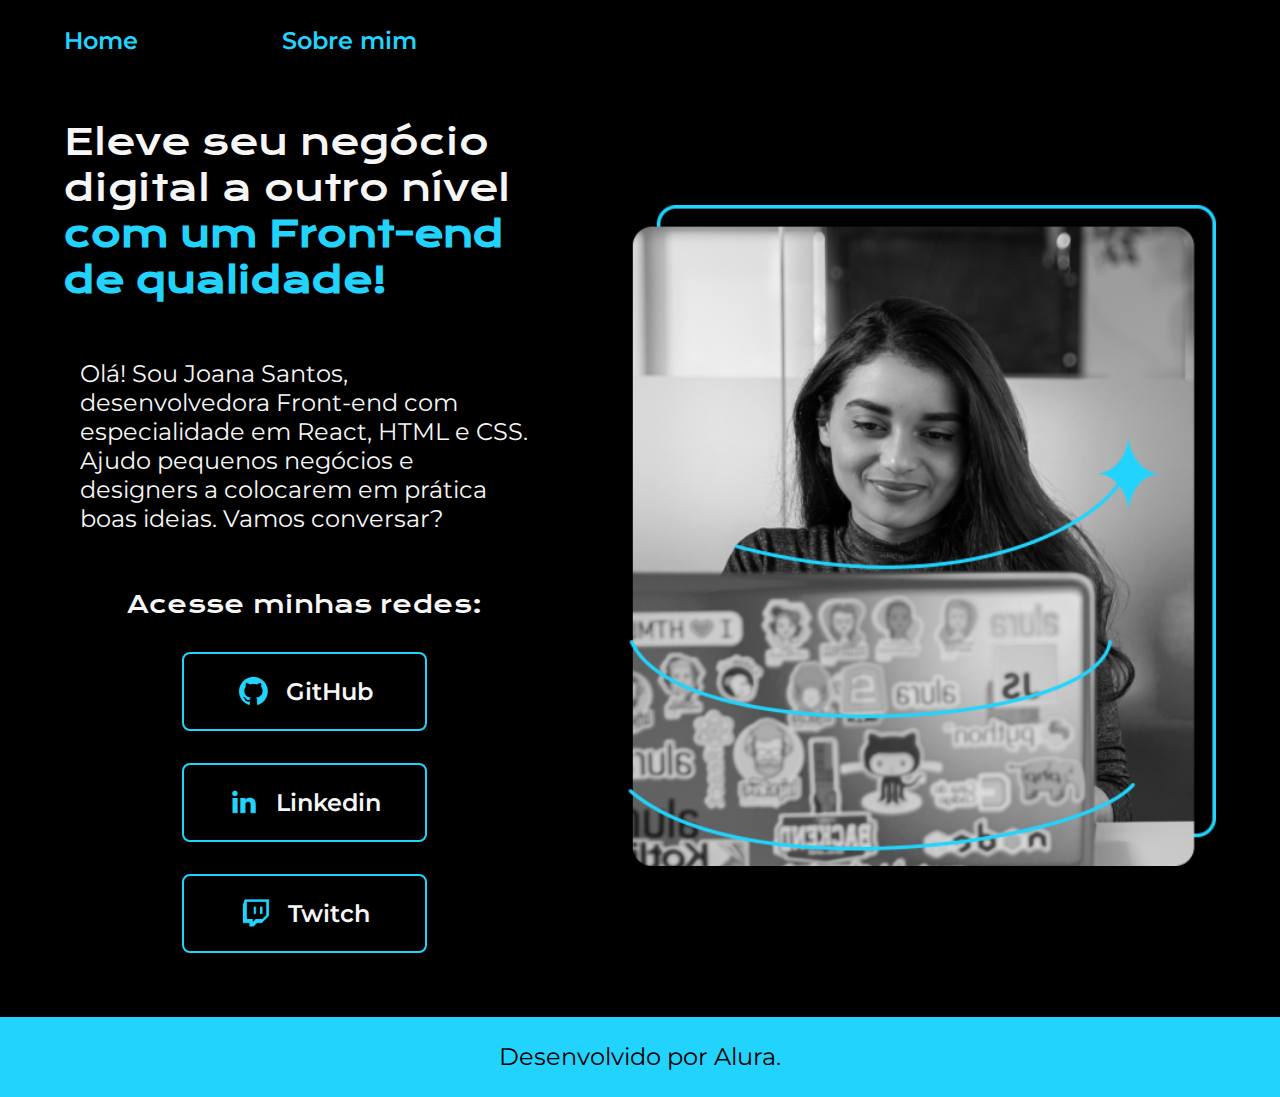
<file: index.html>
<!DOCTYPE html>
<html lang="pt-br">
<head>
    <meta charset="UTF-8">
    <meta name="viewport" content="width=device-width, initial-scale=1.0">
    <title>Portfolio</title>
    <link rel="stylesheet" href="/estilos/style.css">
</head>
<body>
    
    <header class="cabecalho">
        <nav class="cabecalho__menu">
            <a href="index.html" class="cabecalho__menu__link">Home</a>
            <a href="about.html" class="cabecalho__menu__link">Sobre mim</a>
        </nav>
    </header>
    <main class="apresentacao">
        <section class="apresentacao__conteudo">
            <h1 class="apresentacao__conteudo__titulo">Eleve seu negócio digital a outro nível <strong class="destaque"> com um Front-end de qualidade!</strong>
            </h1>
            <p class="apresentacao__conteudo__paragrafo">Olá! Sou Joana Santos, desenvolvedora Front-end com especialidade em React, HTML e CSS. Ajudo pequenos negócios e designers a colocarem em prática boas ideias. Vamos conversar?    
            </p>
            <div class="apresentacao__links">
                <h2 class="apresentacao__links__subtitulo">
                    Acesse minhas redes:
                </h2>
                <a href="#" class="apresentacao__links__botao"> <img src="img/Logo Github.png" alt="logo GitHub"> GitHub</a>
                <a href="#" class="apresentacao__links__botao"><img src="img/Logo linkedin.png" alt=""> Linkedin</a>
                <a href="#" class="apresentacao__links__botao"><img src="img/Logo Twitch.png" alt=""> Twitch</a>
            </div>
        </section>
        <img class="apresentacao__imagem" src="img/Imagem.png" alt="Foto da Joana Santos Programando">
        
    </main>
    <footer class="rodape">
        <p>Desenvolvido por Alura.</p>
    </footer>
</body>
</html>
</file>
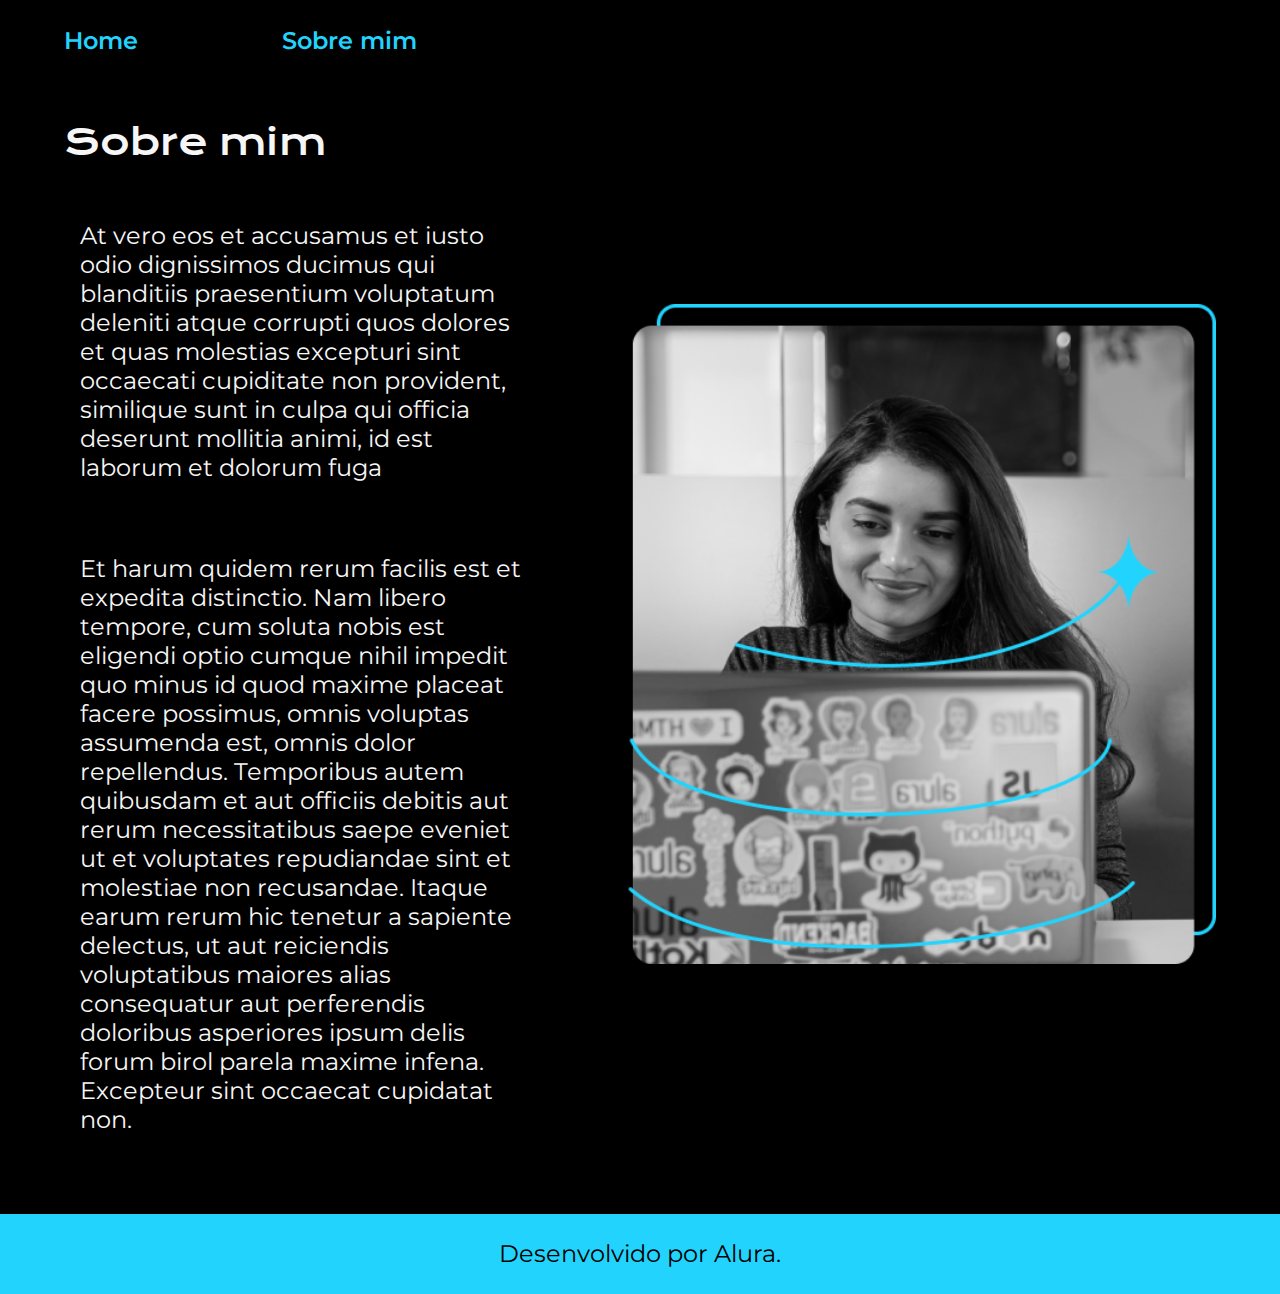
<file: about.html>
<!DOCTYPE html>
<html lang="pt-br">
<head>
    <meta charset="UTF-8">
    <meta name="viewport" content="width=device-width, initial-scale=1.0">
    <title>Sobre mim</title>
    <link rel="stylesheet" href="/estilos/style.css">
</head>
<body>
    <header class="cabecalho">
        <nav class="cabecalho__menu">
            <a href="index.html" class="cabecalho__menu__link">Home</a>
            <a href="about.html" class="cabecalho__menu__link">Sobre mim</a>
        </nav>
    </header>
    <main class="apresentacao">
        <section class="apresentacao__conteudo">
            <h1 class="apresentacao__conteudo__titulo">
                Sobre mim
            </h1>
            <p class="apresentacao__conteudo__paragrafo">
                    At vero eos et accusamus et iusto odio dignissimos ducimus qui blanditiis praesentium voluptatum deleniti atque corrupti quos dolores et quas molestias excepturi sint occaecati cupiditate non provident, similique sunt in culpa qui officia deserunt mollitia animi, id est laborum et dolorum fuga
            </p>
            <p class="apresentacao__conteudo__paragrafo">
                Et harum quidem rerum facilis est et expedita distinctio. Nam libero tempore, cum soluta nobis est eligendi optio cumque nihil impedit quo minus id quod maxime placeat facere possimus, omnis voluptas assumenda est, omnis dolor repellendus. Temporibus autem quibusdam et aut officiis debitis aut rerum necessitatibus saepe eveniet ut et voluptates repudiandae sint et molestiae non recusandae. Itaque earum rerum hic tenetur a sapiente delectus, ut aut reiciendis voluptatibus maiores alias consequatur aut perferendis doloribus asperiores ipsum delis forum birol parela maxime infena. Excepteur sint occaecat cupidatat non.

            </p>
        </section>  
        <img class="apresentacao__imagem" src="img/Imagem.png" alt="Foto da Joana Santos Programando">  
    </main>
    <footer class="rodape">
        <p>Desenvolvido por Alura.</p>
    </footer>
</body>
</html>
</file>
<file: estilos/style.css>
@charset "UTF-8";
@import url('https://fonts.googleapis.com/css2?family=Krona+One&family=Montserrat:ital,wght@0,100..900;1,100..900&display=swap');

:root{
    --cor-primaria: #000000;
    --cor-secundaria: #F6F6F6;
    --cor-terciaria: #22D4FD;
    --cor-hover: #272727;

    --font-primaria: "Krona One", sans-serif;
    --font-secundaria: "Montserrat", sans-serif;
}

*{
    margin: 0px;
    padding: 0px;
}

body{  
    background-color: var(--cor-primaria);
    color: var(--cor-secundaria);
    box-sizing: border-box;
}
.cabecalho__menu{
    display: flex;
    gap: 80px;
}
a.cabecalho__menu__link{
    color: var(--cor-terciaria);
    text-decoration: none;
    font-family: var(--font-secundaria);
    font-size: 1.5rem;
    font-weight: 600;
    padding: 2% 0% 0% 5%;
}

.apresentacao{
    display: flex;
    justify-content: space-between;
    align-items: center;
    padding: 5% ;
    gap: 82px;
    
}
.apresentacao__conteudo{
    width: 45%;
    display: flex;
    flex-direction: column;
    gap: 40px;
    
}
.apresentacao__conteudo__titulo{
    font-size: 2.25rem;
    font-family: var(--font-primaria);
    font-weight: 400;

}
.apresentacao__conteudo__paragrafo{
    font-size: 1.5rem;
    padding: 16px;
    font-family: var(--font-secundaria);
    font-weight: 400;
}

.destaque{
    color: var(--cor-terciaria);
}
.apresentacao__links{
    display: flex;
    justify-content: space-between;
    flex-direction: column;
    align-items: center;
    gap: 32px;
    

}
.apresentacao__links__subtitulo{
    font-family: var(--font-primaria);
    font-weight: 400;
    font-size: 1.5rem;
}
.apresentacao__links__botao{
    display: flex;
    justify-content: center;
    align-items: center;
    gap: 16px;
    padding: 21.5px 0px ;
    color: var(--cor-secundaria);
    width: 50%;
    border: 2px solid var(--cor-terciaria);
    border-radius: 8px;
    text-decoration: none;
    font-family: var(--font-secundaria);
    font-weight: 600;
    font-size: 1.5rem;
    
}
.apresentacao__links__botao:hover{
    background-color: var(--cor-hover);
}
.apresentacao__imagem{
    width: 55%;
}
.rodape{
    background-color: var(--cor-terciaria);
    color: var(--cor-primaria);
    font-family: var(--font-secundaria);
    font-weight: 400;
    font-size: 1.5rem;
    text-align: center;
    padding: 2%;
}
@media (max-width: 1200px){
    .cabecalho{
        padding: 10%;
    }
    .cabecalho__menu{
        justify-content: center;
    }
    .apresentacao{
        flex-direction: column-reverse;
        padding: 5%;
    }
    .apresentacao__conteudo{
        width: 100%;
    }
    .rodape{
        padding: 2%;
    }
}
</file>
